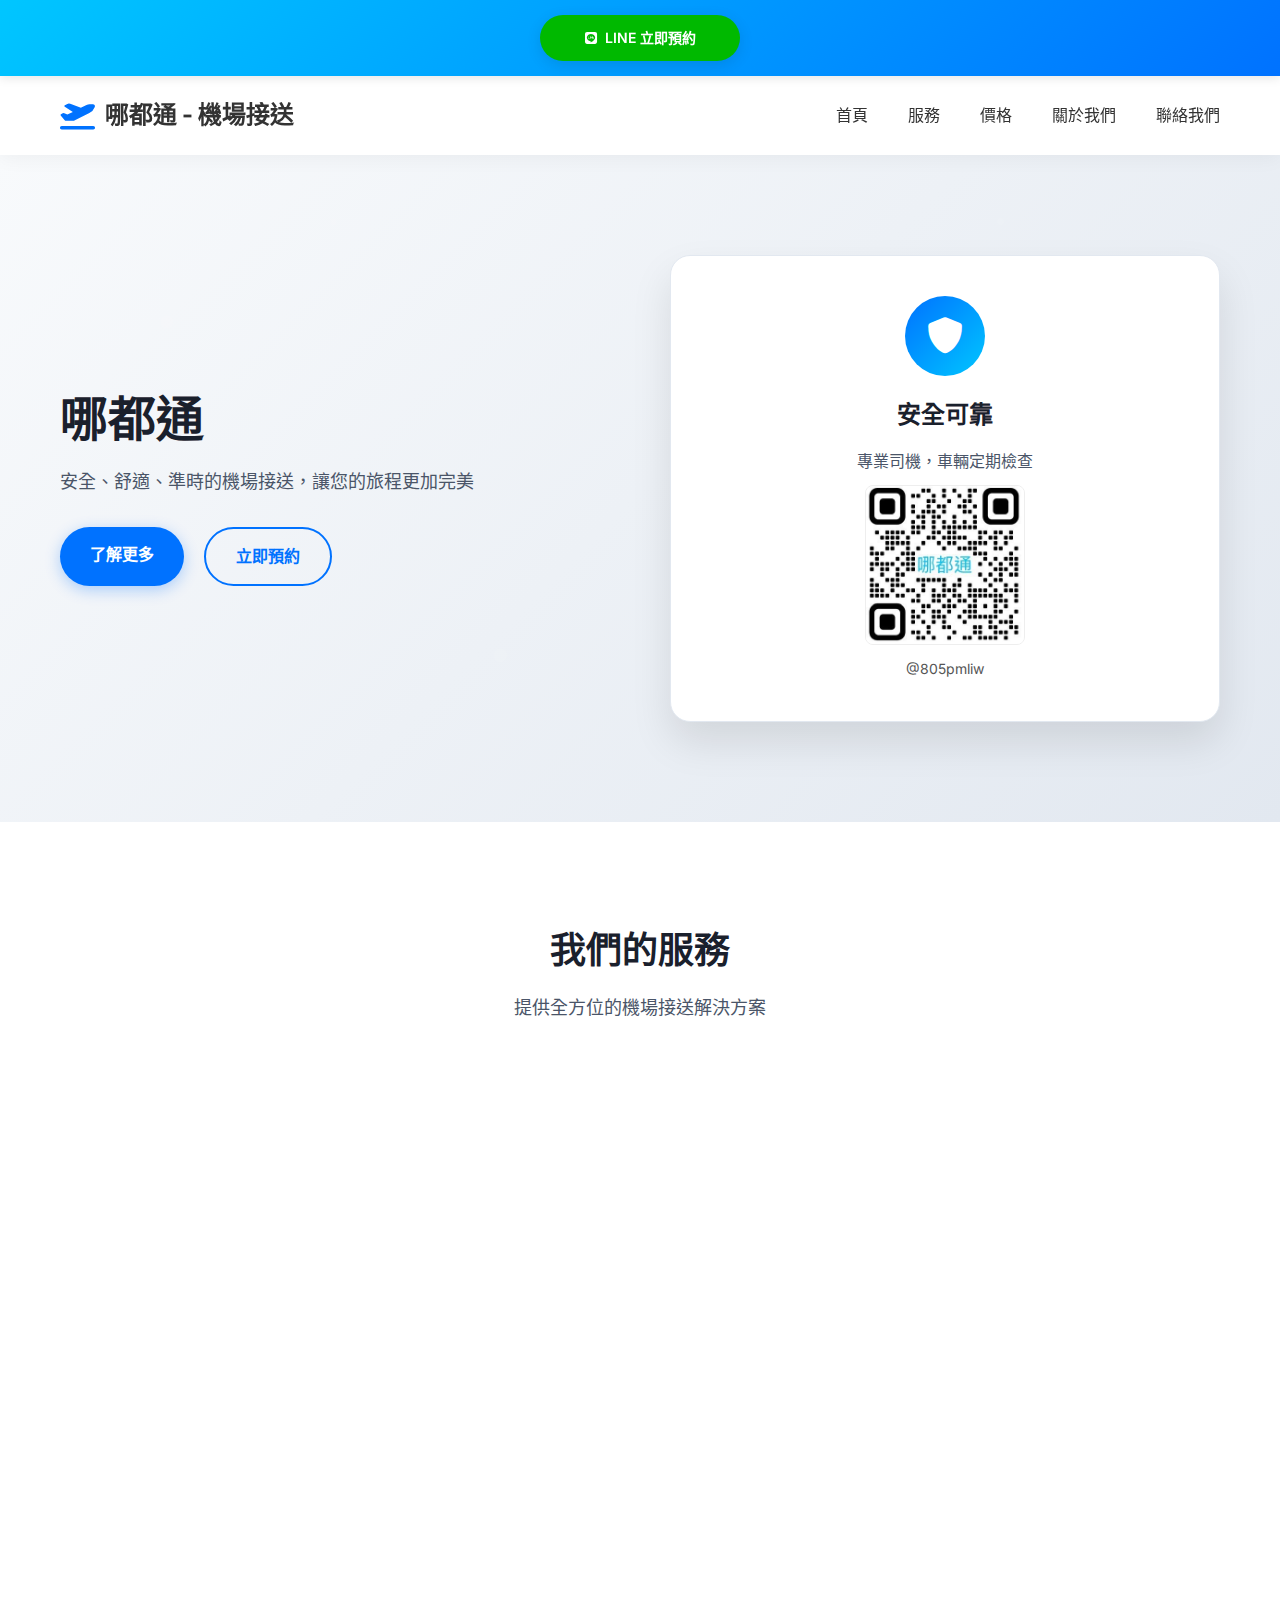
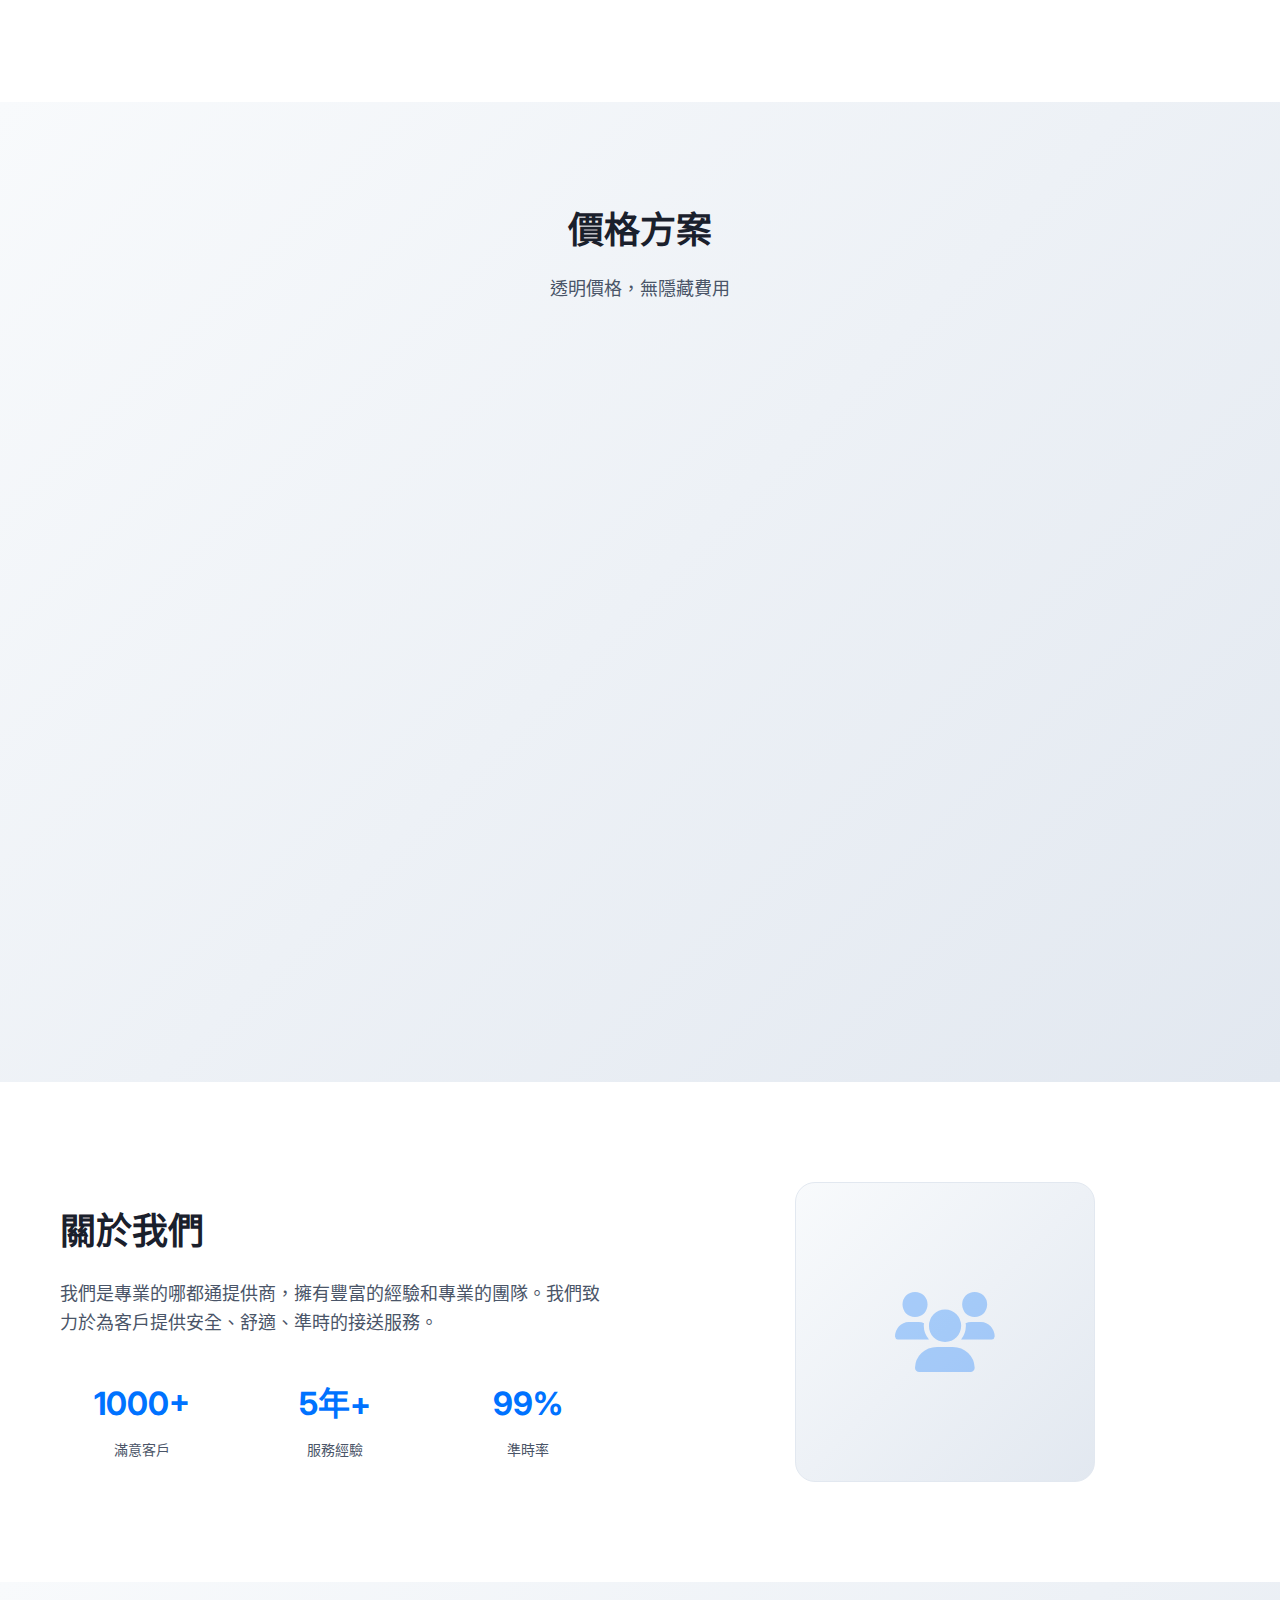
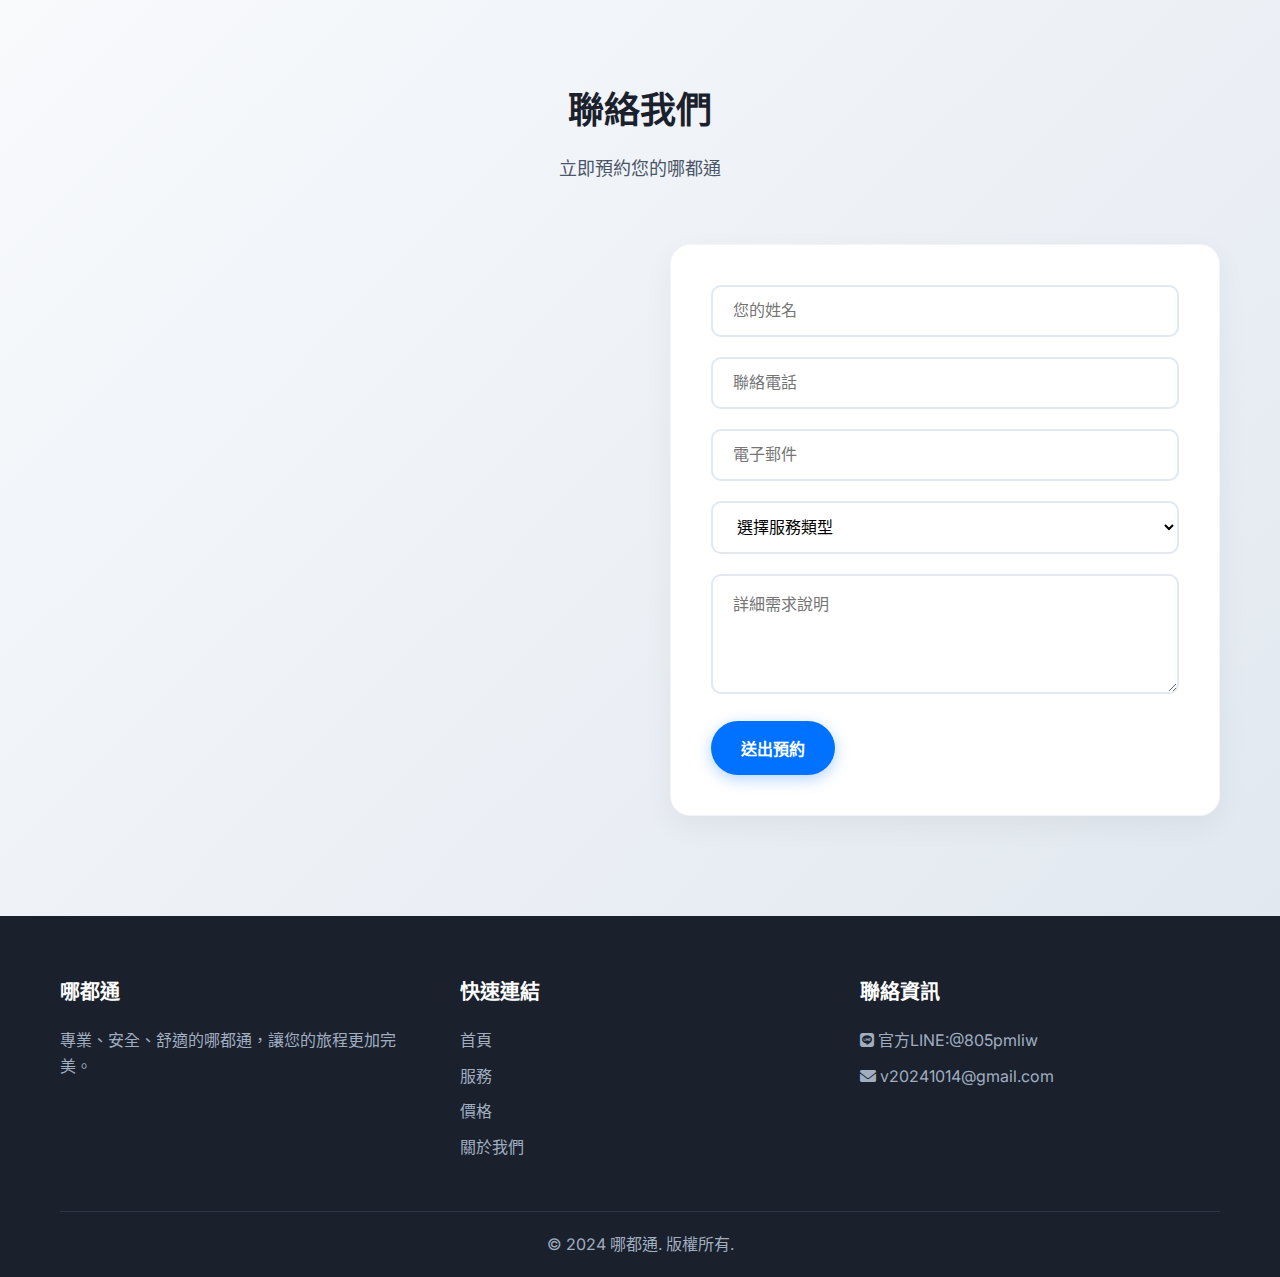
<file: LeoTang0127.github.io-main/index.html>
<!DOCTYPE html>
<html lang="zh-TW">
<head>
    <meta charset="UTF-8">
    <meta name="viewport" content="width=device-width, initial-scale=1.0">
    <title>哪都通 - 專業、安全、舒適</title>
    <link rel="stylesheet" href="styles.css">
    <link href="https://fonts.googleapis.com/css2?family=Inter:wght@300;400;500;600;700&display=swap" rel="stylesheet">
    <link rel="stylesheet" href="https://cdnjs.cloudflare.com/ajax/libs/font-awesome/6.0.0/css/all.min.css">
</head>
<body>
    <!-- 預約按鈕區域 -->
    <div class="booking-banner">
        <div class="container">
            <div class="booking-buttons">
                <a href="https://line.me/R/oaMessage/@805pmliw/?" class="booking-btn line-btn" target="_blank">
                    <i class="fab fa-line"></i>
                    LINE 立即預約
                </a>
            </div>
        </div>
    </div>

    <!-- 導航欄 -->
    <nav class="navbar">
        <div class="container">
            <div class="nav-brand">
                <i class="fas fa-plane-departure"></i>
                <span>哪都通 - 機場接送</span>
            </div>
            <ul class="nav-menu">
                <li><a href="#home">首頁</a></li>
                <li><a href="#services">服務</a></li>
                <li><a href="#pricing">價格</a></li>
                <li><a href="#about">關於我們</a></li>
                <li><a href="#contact">聯絡我們</a></li>
            </ul>
            <div class="nav-toggle">
                <span></span>
                <span></span>
                <span></span>
            </div>
        </div>
    </nav>

    <!-- 主要橫幅 -->
    <section id="home" class="hero">
        <div class="container">
            <div class="hero-content">
                <h1>哪都通</h1>
                <p>安全、舒適、準時的機場接送，讓您的旅程更加完美</p>
                <div class="hero-buttons">
                    <a href="#services" class="btn btn-primary">了解更多</a>
                    <a href="#contact" class="btn btn-secondary">立即預約</a>
                </div>
            </div>
            <div class="hero-image">
                <div class="hero-card">
                    <div class="card-icon">
                        <i class="fas fa-shield-alt"></i>
                    </div>
                    <h3>安全可靠</h3>
                    <p>專業司機，車輛定期檢查</p>
<div class="hero-qr" style="margin-top:10px;text-align:center;"><a href="https://line.me/R/oaMessage/%40805pmliw/?" target="_blank" rel="noopener"><img src="images/line-qr.png" alt="哪都通 LINE 官方 QR Code" width="160" height="160" style="display:inline-block;border:1px solid #eee;border-radius:8px;" loading="lazy"></a><div style="font-size:14px;color:#555;margin-top:6px;">@805pmliw</div></div>

                </div>
            </div>
        </div>
    </section>

    <!-- 服務特色 -->
    <section id="services" class="services">
        <div class="container">
            <div class="section-header">
                <h2>我們的服務</h2>
                <p>提供全方位的機場接送解決方案</p>
            </div>
            <div class="services-grid">
                <div class="service-card">
                    <div class="service-icon">
                        <i class="fas fa-plane-arrival"></i>
                    </div>
                    <h3>機場接機</h3>
                    <p>準時接機，專業司機舉牌等候</p>
                </div>
                <div class="service-card">
                    <div class="service-icon">
                        <i class="fas fa-plane-departure"></i>
                    </div>
                    <h3>機場送機</h3>
                    <p>準時出發，確保您不會錯過航班</p>
                </div>
                <div class="service-card">
                    <div class="service-icon">
                        <i class="fas fa-clock"></i>
                    </div>
                    <h3>24小時服務</h3>
                    <p>全天候服務，隨時為您提供接送</p>
                </div>
                <div class="service-card">
                    <div class="service-icon">
                        <i class="fas fa-car"></i>
                    </div>
                    <h3>豪華車款</h3>
                    <p>舒適的車內環境，讓您享受旅程</p>
                </div>
            </div>
        </div>
    </section>

    <!-- 價格方案 -->
    <section id="pricing" class="pricing">
        <div class="container">
            <div class="section-header">
                <h2>價格方案</h2>
                <p>透明價格，無隱藏費用</p>
            </div>
            <div class="pricing-grid">
                <div class="pricing-card">
                    <div class="pricing-header">
                        <h3>經濟型</h3>
                        <div class="price">NT$ 800</div>
                        <p>單程接送</p>
                    </div>
                    <ul class="pricing-features">
                        <li><i class="fas fa-check"></i> 4人座轎車</li>
                        <li><i class="fas fa-check"></i> 機場接送</li>
                        <li><i class="fas fa-check"></i> 準時服務</li>
                        <li><i class="fas fa-check"></i> 基本保險</li>
                    </ul>
                    <a href="#contact" class="btn btn-outline">選擇方案</a>
                </div>
                <div class="pricing-card featured">
                    <div class="pricing-header">
                        <h3>標準型</h3>
                        <div class="price">NT$ 1,200</div>
                        <p>單程接送</p>
                    </div>
                    <ul class="pricing-features">
                        <li><i class="fas fa-check"></i> 7人座休旅車</li>
                        <li><i class="fas fa-check"></i> 機場接送</li>
                        <li><i class="fas fa-check"></i> 準時服務</li>
                        <li><i class="fas fa-check"></i> 全險保障</li>
                        <li><i class="fas fa-check"></i> 免費WiFi</li>
                    </ul>
                    <a href="#contact" class="btn btn-primary">選擇方案</a>
                </div>
                <div class="pricing-card">
                    <div class="pricing-header">
                        <h3>豪華型</h3>
                        <div class="price">NT$ 2,000</div>
                        <p>單程接送</p>
                    </div>
                    <ul class="pricing-features">
                        <li><i class="fas fa-check"></i> 豪華轎車</li>
                        <li><i class="fas fa-check"></i> 機場接送</li>
                        <li><i class="fas fa-check"></i> 專屬司機</li>
                        <li><i class="fas fa-check"></i> 全險保障</li>
                        <li><i class="fas fa-check"></i> 免費WiFi</li>
                        <li><i class="fas fa-check"></i> 飲品服務</li>
                    </ul>
                    <a href="#contact" class="btn btn-outline">選擇方案</a>
                </div>
            </div>
        </div>
    </section>

    <!-- 關於我們 -->
    <section id="about" class="about">
        <div class="container">
            <div class="about-content">
                <div class="about-text">
                    <h2>關於我們</h2>
                    <p>我們是專業的哪都通提供商，擁有豐富的經驗和專業的團隊。我們致力於為客戶提供安全、舒適、準時的接送服務。</p>
                    <div class="about-stats">
                        <div class="stat">
                            <div class="stat-number">1000+</div>
                            <div class="stat-label">滿意客戶</div>
                        </div>
                        <div class="stat">
                            <div class="stat-number">5年+</div>
                            <div class="stat-label">服務經驗</div>
                        </div>
                        <div class="stat">
                            <div class="stat-number">99%</div>
                            <div class="stat-label">準時率</div>
                        </div>
                    </div>
                </div>
                <div class="about-image">
                    <div class="image-placeholder">
                        <i class="fas fa-users"></i>
                    </div>
                </div>
            </div>
        </div>
    </section>

    <!-- 聯絡我們 -->
    <section id="contact" class="contact">
        <div class="container">
            <div class="section-header">
                <h2>聯絡我們</h2>
                <p>立即預約您的哪都通</p>
            </div>
            <div class="contact-content">
                <div class="contact-info">
               
                    <div class="contact-item">
                        <div class="contact-icon">
                            <i class="fab fa-line"></i>
                        </div>
                        <div class="contact-details">
                            <h3>LINE預約</h3>
                            <p>官方Line:@805pmliw</p>
                            <p>快速回覆</p>
                        </div>
                    </div>
                    <div class="contact-item">
                        <div class="contact-icon">
                            <i class="fas fa-envelope"></i>
                        </div>
                        <div class="contact-details">
                            <h3>電子郵件</h3>
                            <p>v20241014@gmail.com</p>
                            <p>工作日回覆</p>
                        </div>
                    </div>
                </div>
                <div class="contact-form">
                    <form>
                        <div class="form-group">
                            <input type="text" placeholder="您的姓名" required>
                        </div>
                        <div class="form-group">
                            <input type="tel" placeholder="聯絡電話" required>
                        </div>
                        <div class="form-group">
                            <input type="email" placeholder="電子郵件">
                        </div>
                        <div class="form-group">
                            <select required>
                                <option value="">選擇服務類型</option>
                                <option value="pickup">機場接機</option>
                                <option value="dropoff">機場送機</option>
                                <option value="roundtrip">來回接送</option>
                            </select>
                        </div>
                        <div class="form-group">
                            <textarea placeholder="詳細需求說明" rows="4"></textarea>
                        </div>
                        <button type="submit" class="btn btn-primary">送出預約</button>
                    </form>
                </div>
            </div>
        </div>
    </section>

    <!-- 頁腳 -->
    <footer class="footer">
        <div class="container">
            <div class="footer-content">
                <div class="footer-section">
                    <h3>哪都通</h3>
                    <p>專業、安全、舒適的哪都通，讓您的旅程更加完美。</p>
                </div>
                <div class="footer-section">
                    <h3>快速連結</h3>
                    <ul>
                        <li><a href="#home">首頁</a></li>
                        <li><a href="#services">服務</a></li>
                        <li><a href="#pricing">價格</a></li>
                        <li><a href="#about">關於我們</a></li>
                    </ul>
                </div>
                <div class="footer-section">
                    <h3>聯絡資訊</h3>
                    <p><i class="fab fa-line"></i> 官方LINE:@805pmliw</p>
                    <p><i class="fas fa-envelope"></i> v20241014@gmail.com</p>
                </div>
            </div>
            <div class="footer-bottom">
                <p>&copy; 2024 哪都通. 版權所有.</p>
            </div>
        </div>
    </footer>

    <script src="script.js"></script>
</body>
</html>
</file>
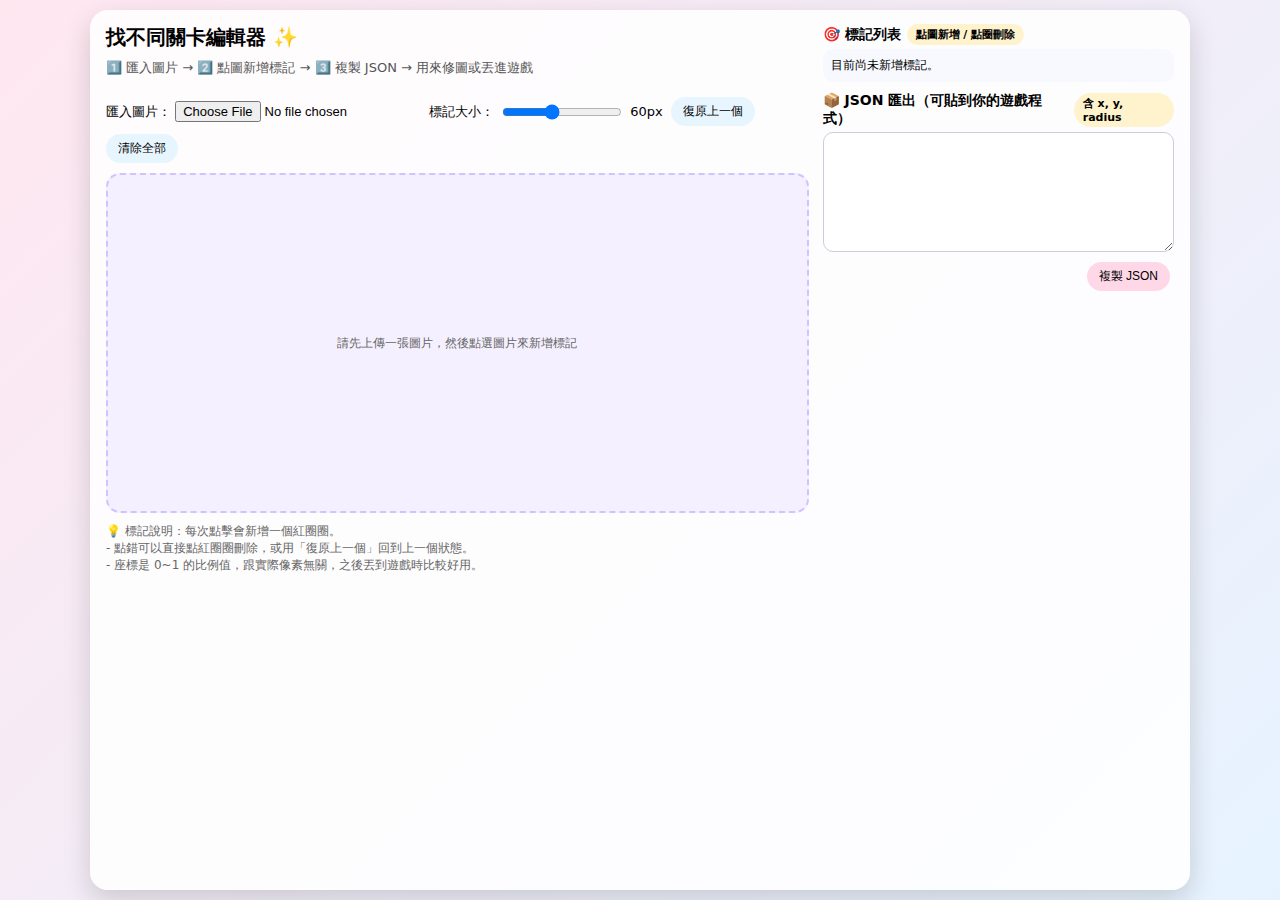
<file: HTMLPage2.html>
﻿<!DOCTYPE html>
<html lang="zh-Hant">
<head>
    <meta charset="UTF-8">
    <title>找不同關卡編輯器（標記工具）</title>
    <style>
        * {
            box-sizing: border-box;
        }

        body {
            font-family: "Segoe UI", system-ui, -apple-system, BlinkMacSystemFont, sans-serif;
            background: linear-gradient(135deg, #ffe7f0, #e6f3ff);
            margin: 0;
            min-height: 100vh;
            display: flex;
            justify-content: center;
            align-items: stretch;
        }

        .container {
            background: #ffffffdd;
            border-radius: 18px;
            padding: 14px 16px;
            box-shadow: 0 10px 28px rgba(0,0,0,0.16);
            max-width: 1100px;
            width: 100%;
            margin: 10px;
            display: grid;
            grid-template-columns: 2fr 1fr;
            gap: 14px;
        }

        @media (max-width: 900px) {
            .container {
                grid-template-columns: 1fr;
            }
        }

        h1 {
            font-size: 20px;
            margin: 0 0 8px;
            display: flex;
            align-items: center;
            gap: 6px;
        }

        .subtitle {
            font-size: 13px;
            color: #555;
            margin-bottom: 10px;
        }

        .left-panel, .right-panel {
            display: flex;
            flex-direction: column;
            gap: 10px;
        }

        .toolbar {
            display: flex;
            flex-wrap: wrap;
            gap: 8px;
            align-items: center;
            font-size: 13px;
        }

            .toolbar label {
                font-size: 13px;
            }

        input[type="file"] {
            font-size: 13px;
        }

        .slider-group {
            display: flex;
            align-items: center;
            gap: 6px;
            font-size: 13px;
        }

            .slider-group input[type=range] {
                width: 120px;
            }

        .image-frame {
            position: relative;
            border-radius: 14px;
            background: #f5f0ff;
            border: 2px dashed #d0c4ff;
            min-height: 340px;
            overflow: hidden;
            display: flex;
            align-items: center;
            justify-content: center;
        }

            .image-frame.has-image {
                border-style: solid;
                border-color: #c4b5fd;
                background: #000;
            }

        #imageCanvas {
            max-width: 100%;
            max-height: 100%;
            display: block;
        }

        .marker {
            position: absolute;
            border-radius: 50%;
            border: 3px solid #ff6b6b;
            box-shadow: 0 0 0 3px #ffffffaa;
            transform: translate(-50%, -50%);
            pointer-events: auto;
            cursor: pointer;
            animation: pop 0.2s ease-out;
            background: transparent;
        }

            .marker:hover {
                border-color: #f08c00;
            }

        @keyframes pop {
            from {
                transform: translate(-50%, -50%) scale(0.7);
                opacity: 0;
            }

            to {
                transform: translate(-50%, -50%) scale(1);
                opacity: 1;
            }
        }

        .hint {
            font-size: 12px;
            color: #666;
        }

        .panel-title {
            font-weight: 600;
            font-size: 14px;
            margin-bottom: 4px;
            display: flex;
            align-items: center;
            gap: 6px;
        }

        .pill {
            padding: 3px 9px;
            border-radius: 999px;
            background: #fff3cd;
            font-size: 11px;
        }

        .marker-list {
            border-radius: 10px;
            background: #f8f9ff;
            padding: 8px;
            max-height: 200px;
            overflow: auto;
            font-size: 12px;
        }

        .marker-item {
            display: flex;
            justify-content: space-between;
            align-items: center;
            padding: 4px 0;
            border-bottom: 1px dashed #dde;
            gap: 6px;
        }

            .marker-item:last-child {
                border-bottom: none;
            }

        .marker-pos {
            font-family: "Consolas", monospace;
        }

        .btn-small {
            border: none;
            border-radius: 999px;
            padding: 3px 8px;
            font-size: 11px;
            cursor: pointer;
            background: #ffe3e3;
        }

            .btn-small:hover {
                background: #ffc9c9;
            }

        .btn-main {
            border: none;
            border-radius: 999px;
            padding: 6px 12px;
            font-size: 12px;
            cursor: pointer;
            background: #ffd8e8;
            margin-right: 4px;
        }

            .btn-main.secondary {
                background: #e7f5ff;
            }

            .btn-main:disabled {
                opacity: 0.6;
                cursor: default;
            }

        textarea {
            width: 100%;
            min-height: 120px;
            border-radius: 10px;
            border: 1px solid #ccd;
            padding: 6px 8px;
            font-size: 12px;
            font-family: "Consolas", monospace;
            resize: vertical;
        }

        .status {
            font-size: 12px;
            color: #444;
            min-height: 18px;
        }
    </style>
</head>
<body>
    <div class="container">
        <!-- 左側：圖片 + 標記 -->
        <div class="left-panel">
            <div>
                <h1>找不同關卡編輯器 ✨</h1>
                <div class="subtitle">
                    1️⃣ 匯入圖片 → 2️⃣ 點圖新增標記 → 3️⃣ 複製 JSON → 用來修圖或丟進遊戲
                </div>
            </div>

            <div class="toolbar">
                <label>
                    匯入圖片：
                    <input type="file" id="fileInput" accept="image/*">
                </label>
                <div class="slider-group">
                    標記大小：
                    <input type="range" id="radiusSlider" min="20" max="120" value="60">
                    <span id="radiusLabel">60px</span>
                </div>
                <button class="btn-main secondary" id="btnUndo">復原上一個</button>
                <button class="btn-main secondary" id="btnClear">清除全部</button>
            </div>

            <div class="image-frame" id="frame">
                <span id="noImageHint" class="hint">請先上傳一張圖片，然後點選圖片來新增標記</span>
                <img id="imageCanvas" style="display:none;" alt="預覽圖片">
                <!-- marker 會動態插入 -->
            </div>
            <div class="hint">
                💡 標記說明：每次點擊會新增一個紅圈圈。<br>
                - 點錯可以直接點紅圈圈刪除，或用「復原上一個」回到上一個狀態。<br>
                - 座標是 0~1 的比例值，跟實際像素無關，之後丟到遊戲時比較好用。
            </div>
        </div>

        <!-- 右側：標記列表 + JSON -->
        <div class="right-panel">
            <div>
                <div class="panel-title">
                    🎯 標記列表
                    <span class="pill">點圖新增 / 點圈刪除</span>
                </div>
                <div class="marker-list" id="markerList">
                    目前尚未新增標記。
                </div>
            </div>

            <div>
                <div class="panel-title">
                    📦 JSON 匯出（可貼到你的遊戲程式）
                    <span class="pill">含 x, y, radius</span>
                </div>
                <textarea id="jsonOutput" readonly></textarea>
                <div style="margin-top:6px; display:flex; justify-content:space-between; align-items:center;">
                    <div class="status" id="statusText"></div>
                    <div>
                        <button class="btn-main" id="btnCopy">複製 JSON</button>
                    </div>
                </div>
            </div>
        </div>
    </div>

    <script>
  const fileInput = document.getElementById("fileInput");
  const imageCanvas = document.getElementById("imageCanvas");
  const frame = document.getElementById("frame");
  const noImageHint = document.getElementById("noImageHint");

  const radiusSlider = document.getElementById("radiusSlider");
  const radiusLabel = document.getElementById("radiusLabel");

  const markerListEl = document.getElementById("markerList");
  const jsonOutput = document.getElementById("jsonOutput");
  const statusText = document.getElementById("statusText");
  const btnUndo = document.getElementById("btnUndo");
  const btnClear = document.getElementById("btnClear");
  const btnCopy = document.getElementById("btnCopy");

  let markers = []; // { id, x, y, radius }
  let historyStack = []; // 用來支援簡單 undo

  radiusSlider.addEventListener("input", () => {
    radiusLabel.textContent = radiusSlider.value + "px";
  });

  fileInput.addEventListener("change", (e) => {
    const file = e.target.files[0];
    if (!file) return;
    const url = URL.createObjectURL(file);
    imageCanvas.src = url;
    imageCanvas.style.display = "block";
    frame.classList.add("has-image");
    noImageHint.style.display = "none";
    // 清掉之前的標記
    clearMarkers(true);
    statusText.textContent = "圖片載入完成，點圖片即可新增標記。";
  });

  // 點擊圖片框時新增標記
  frame.addEventListener("click", (e) => {
    if (!imageCanvas.src || e.target === fileInput) return;

    const rect = imageCanvas.getBoundingClientRect();
    const fx = e.clientX;
    const fy = e.clientY;
    if (fx < rect.left || fx > rect.right || fy < rect.top || fy > rect.bottom) {
      return;
    }

    const clickX = fx - rect.left;
    const clickY = fy - rect.top;
    const normX = clickX / rect.width;
    const normY = clickY / rect.height;

    const radiusPx = parseInt(radiusSlider.value, 10);
    const radiusNorm = radiusPx / rect.width;

    addMarker(normX, normY, radiusNorm, radiusPx);
    pushHistory(); // 記一個狀態，用於 Undo
    statusText.textContent = `新增標記：x=${normX.toFixed(3)}, y=${normY.toFixed(3)}`;
  });

  function addMarker(x, y, radiusNorm, radiusPx) {
    const id = crypto.randomUUID ? crypto.randomUUID() : String(Date.now()) + Math.random();
    markers.push({ id, x, y, radius: radiusNorm });

    const markerEl = document.createElement("div");
    markerEl.className = "marker";
    markerEl.dataset.id = id;
    markerEl.style.left = (x * 100) + "%";
    markerEl.style.top = (y * 100) + "%";
    markerEl.style.width = (radiusPx * 2) + "px";
    markerEl.style.height = (radiusPx * 2) + "px";

    markerEl.title = "點擊刪除此標記";
    markerEl.addEventListener("click", (ev) => {
      ev.stopPropagation();
      removeMarker(id);
      pushHistory();
    });

    frame.appendChild(markerEl);
    renderMarkerList();
    renderJson();
  }

  function removeMarker(id) {
    markers = markers.filter(m => m.id !== id);
    const el = frame.querySelector(`.marker[data-id="${id}"]`);
    if (el) el.remove();
    renderMarkerList();
    renderJson();
    statusText.textContent = "已刪除一個標記。";
  }

  function clearMarkers(skipHistory = false) {
    markers = [];
    [...frame.querySelectorAll(".marker")].forEach(el => el.remove());
    renderMarkerList();
    renderJson();
    if (!skipHistory) pushHistory();
    statusText.textContent = "已清除所有標記。";
  }

  function renderMarkerList() {
    if (markers.length === 0) {
      markerListEl.innerHTML = "目前尚未新增標記。";
      return;
    }
    markerListEl.innerHTML = "";
    markers.forEach((m, idx) => {
      const item = document.createElement("div");
      item.className = "marker-item";

      const posSpan = document.createElement("span");
      posSpan.className = "marker-pos";
      posSpan.textContent =
        `#${idx + 1}  x=${m.x.toFixed(3)}, y=${m.y.toFixed(3)}, r=${m.radius.toFixed(3)}`;

      const delBtn = document.createElement("button");
      delBtn.className = "btn-small";
      delBtn.textContent = "刪除";
      delBtn.addEventListener("click", () => {
        removeMarker(m.id);
        pushHistory();
      });

      item.appendChild(posSpan);
      item.appendChild(delBtn);
      markerListEl.appendChild(item);
    });
  }

  function renderJson() {
    const data = markers.map(m => ({
      x: Number(m.x.toFixed(4)),
      y: Number(m.y.toFixed(4)),
      radius: Number(m.radius.toFixed(4))
    }));
    jsonOutput.value = JSON.stringify(data, null, 2);
  }

  // 簡單 Undo：存一份 markers 的快照
  function pushHistory() {
    historyStack.push(JSON.stringify(markers));
    if (historyStack.length > 50) {
      historyStack.shift();
    }
  }

  btnUndo.addEventListener("click", () => {
    if (historyStack.length <= 1) {
      statusText.textContent = "沒有可以復原的紀錄。";
      return;
    }
    // 拿掉最新一個，回到上一個
    historyStack.pop();
    const prev = historyStack[historyStack.length - 1];
    markers = JSON.parse(prev || "[]");
    // 重畫畫面上的 marker
    [...frame.querySelectorAll(".marker")].forEach(el => el.remove());

    const rect = imageCanvas.getBoundingClientRect();
    const radiusPxDefault = parseInt(radiusSlider.value, 10);
    markers.forEach(m => {
      const markerEl = document.createElement("div");
      markerEl.className = "marker";
      markerEl.dataset.id = m.id;
      markerEl.style.left = (m.x * 100) + "%";
      markerEl.style.top = (m.y * 100) + "%";
      const px = m.radius * rect.width || radiusPxDefault;
      markerEl.style.width = (px * 2) + "px";
      markerEl.style.height = (px * 2) + "px";
      markerEl.title = "點擊刪除此標記";
      markerEl.addEventListener("click", (ev) => {
        ev.stopPropagation();
        removeMarker(m.id);
        pushHistory();
      });
      frame.appendChild(markerEl);
    });

    renderMarkerList();
    renderJson();
    statusText.textContent = "已復原上一個動作。";
  });

  btnClear.addEventListener("click", () => {
    if (markers.length === 0) return;
    if (confirm("確定要清除所有標記嗎？")) {
      clearMarkers();
    }
  });

  btnCopy.addEventListener("click", async () => {
    const text = jsonOutput.value.trim();
    if (!text) {
      statusText.textContent = "沒有內容可以複製。";
      return;
    }
    try {
      await navigator.clipboard.writeText(text);
      statusText.textContent = "JSON 已複製到剪貼簿。";
    } catch {
      statusText.textContent = "瀏覽器不支援自動複製，請手動選取複製。";
    }
  });

  // 初始化 history（空狀態）
  pushHistory();
    </script>
</body>
</html>
</file>
<file: LeoTang0127.github.io-main/styles.css>
/* 重置和基礎樣式 */
* {
    margin: 0;
    padding: 0;
    box-sizing: border-box;
}

body {
    font-family: 'Inter', -apple-system, BlinkMacSystemFont, 'Segoe UI', Roboto, sans-serif;
    line-height: 1.6;
    color: #333;
    background-color: #ffffff;
}

.container {
    max-width: 1200px;
    margin: 0 auto;
    padding: 0 20px;
}

/* 預約橫幅 */
.booking-banner {
    background: linear-gradient(135deg, #00c6ff 0%, #0072ff 100%);
    padding: 15px 0;
    position: sticky;
    top: 0;
    z-index: 1000;
    box-shadow: 0 2px 10px rgba(0, 0, 0, 0.1);
}

.booking-buttons {
    display: flex;
    justify-content: center;
    gap: 15px;
    flex-wrap: nowrap;
}

.booking-btn {
    display: inline-flex;
    align-items: center;
    justify-content: center;
    gap: 8px;
    padding: 12px 20px;
    border-radius: 50px;
    text-decoration: none;
    font-weight: 600;
    font-size: 14px;
    transition: all 0.3s ease;
    box-shadow: 0 4px 15px rgba(0, 0, 0, 0.1);
    white-space: nowrap;
    min-width: 0;
    flex: 1;
    max-width: 200px;
    text-align: center;
}

.line-btn {
    background-color: #00b900;
    color: white;
}

.line-btn:hover {
    background-color: #009900;
    transform: translateY(-2px);
    box-shadow: 0 6px 20px rgba(0, 150, 0, 0.3);
}

.phone-btn {
    background-color: #ff6b35;
    color: white;
}

.phone-btn:hover {
    background-color: #e55a2b;
    transform: translateY(-2px);
    box-shadow: 0 6px 20px rgba(255, 107, 53, 0.3);
}

/* 導航欄 */
.navbar {
    background-color: #ffffff;
    padding: 20px 0;
    box-shadow: 0 2px 20px rgba(0, 0, 0, 0.05);
    position: sticky;
    top: 60px;
    z-index: 999;
}

.navbar .container {
    position: relative;
}

.navbar .container {
    display: flex;
    justify-content: space-between;
    align-items: center;
}

.nav-brand {
    display: flex;
    align-items: center;
    gap: 10px;
    font-size: 24px;
    font-weight: 700;
    color: #333;
}

.nav-brand i {
    color: #0072ff;
    font-size: 28px;
}

.nav-menu {
    display: flex;
    list-style: none;
    gap: 40px;
}

.nav-menu a {
    text-decoration: none;
    color: #333;
    font-weight: 500;
    transition: color 0.3s ease;
    position: relative;
}

.nav-menu a:hover {
    color: #0072ff;
}

.nav-menu a::after {
    content: '';
    position: absolute;
    bottom: -5px;
    left: 0;
    width: 0;
    height: 2px;
    background-color: #0072ff;
    transition: width 0.3s ease;
}

.nav-menu a:hover::after {
    width: 100%;
}

.nav-toggle {
    display: none;
    flex-direction: column;
    cursor: pointer;
}

.nav-toggle span {
    width: 25px;
    height: 3px;
    background-color: #333;
    margin: 3px 0;
    transition: all 0.3s ease;
    transform-origin: center;
}

/* 主要橫幅 */
.hero {
    padding: 100px 0;
    background: linear-gradient(135deg, #f8fafc 0%, #e2e8f0 100%);
    position: relative;
    overflow: hidden;
}

.hero::before {
    content: '';
    position: absolute;
    top: 0;
    right: 0;
    width: 100%;
    height: 100%;
    background: url('data:image/svg+xml,<svg xmlns="http://www.w3.org/2000/svg" viewBox="0 0 100 100"><defs><pattern id="grain" width="100" height="100" patternUnits="userSpaceOnUse"><circle cx="25" cy="25" r="1" fill="%23ffffff" opacity="0.1"/><circle cx="75" cy="75" r="1" fill="%23ffffff" opacity="0.1"/><circle cx="50" cy="10" r="0.5" fill="%23ffffff" opacity="0.1"/></pattern></defs><rect width="100" height="100" fill="url(%23grain)"/></svg>');
    opacity: 0.5;
}

.hero .container {
    display: grid;
    grid-template-columns: 1fr 1fr;
    gap: 60px;
    align-items: center;
    position: relative;
    z-index: 2;
}

.hero-content h1 {
    font-size: 48px;
    font-weight: 700;
    color: #1a202c;
    margin-bottom: 20px;
    line-height: 1.2;
}

.hero-content p {
    font-size: 18px;
    color: #4a5568;
    margin-bottom: 30px;
    line-height: 1.6;
}

.hero-buttons {
    display: flex;
    gap: 20px;
    flex-wrap: wrap;
}

.btn {
    display: inline-block;
    padding: 15px 30px;
    border-radius: 50px;
    text-decoration: none;
    font-weight: 600;
    font-size: 16px;
    transition: all 0.3s ease;
    border: none;
    cursor: pointer;
    text-align: center;
}

.btn-primary {
    background-color: #0072ff;
    color: white;
    box-shadow: 0 4px 15px rgba(0, 114, 255, 0.3);
}

.btn-primary:hover {
    background-color: #0056cc;
    transform: translateY(-2px);
    box-shadow: 0 6px 20px rgba(0, 114, 255, 0.4);
}

.btn-secondary {
    background-color: transparent;
    color: #0072ff;
    border: 2px solid #0072ff;
}

.btn-secondary:hover {
    background-color: #0072ff;
    color: white;
    transform: translateY(-2px);
}

.btn-outline {
    background-color: transparent;
    color: #0072ff;
    border: 2px solid #0072ff;
}

.btn-outline:hover {
    background-color: #0072ff;
    color: white;
}

.hero-card {
    background: white;
    padding: 40px;
    border-radius: 20px;
    box-shadow: 0 20px 40px rgba(0, 0, 0, 0.1);
    text-align: center;
    border: 1px solid #e2e8f0;
}

.card-icon {
    width: 80px;
    height: 80px;
    background: linear-gradient(135deg, #0072ff, #00c6ff);
    border-radius: 50%;
    display: flex;
    align-items: center;
    justify-content: center;
    margin: 0 auto 20px;
}

.card-icon i {
    font-size: 36px;
    color: white;
}

.hero-card h3 {
    font-size: 24px;
    font-weight: 600;
    color: #1a202c;
    margin-bottom: 15px;
}

.hero-card p {
    color: #4a5568;
    line-height: 1.6;
}

/* 區段標題 */
.section-header {
    text-align: center;
    margin-bottom: 60px;
}

.section-header h2 {
    font-size: 36px;
    font-weight: 700;
    color: #1a202c;
    margin-bottom: 15px;
}

.section-header p {
    font-size: 18px;
    color: #4a5568;
    max-width: 600px;
    margin: 0 auto;
}

/* 服務特色 */
.services {
    padding: 100px 0;
    background-color: #ffffff;
}

.services-grid {
    display: grid;
    grid-template-columns: repeat(auto-fit, minmax(280px, 1fr));
    gap: 30px;
}

.service-card {
    background: white;
    padding: 40px 30px;
    border-radius: 20px;
    text-align: center;
    box-shadow: 0 10px 30px rgba(0, 0, 0, 0.05);
    border: 1px solid #f1f5f9;
    transition: all 0.3s ease;
}

.service-card:hover {
    transform: translateY(-10px);
    box-shadow: 0 20px 40px rgba(0, 0, 0, 0.1);
}

.service-icon {
    width: 70px;
    height: 70px;
    background: linear-gradient(135deg, #f8fafc, #e2e8f0);
    border-radius: 50%;
    display: flex;
    align-items: center;
    justify-content: center;
    margin: 0 auto 20px;
}

.service-icon i {
    font-size: 28px;
    color: #0072ff;
}

.service-card h3 {
    font-size: 20px;
    font-weight: 600;
    color: #1a202c;
    margin-bottom: 15px;
}

.service-card p {
    color: #4a5568;
    line-height: 1.6;
}

/* 價格方案 */
.pricing {
    padding: 100px 0;
    background: linear-gradient(135deg, #f8fafc 0%, #e2e8f0 100%);
}

.pricing-grid {
    display: grid;
    grid-template-columns: repeat(auto-fit, minmax(320px, 1fr));
    gap: 30px;
}

.pricing-card {
    background: white;
    padding: 40px 30px;
    border-radius: 20px;
    text-align: center;
    box-shadow: 0 10px 30px rgba(0, 0, 0, 0.05);
    border: 1px solid #f1f5f9;
    transition: all 0.3s ease;
    position: relative;
}

.pricing-card.featured {
    border: 2px solid #0072ff;
    transform: scale(1.05);
}

.pricing-card:hover {
    transform: translateY(-10px);
    box-shadow: 0 20px 40px rgba(0, 0, 0, 0.1);
}

.pricing-card.featured:hover {
    transform: scale(1.05) translateY(-10px);
}

.pricing-header {
    margin-bottom: 30px;
}

.pricing-header h3 {
    font-size: 24px;
    font-weight: 600;
    color: #1a202c;
    margin-bottom: 15px;
}

.price {
    font-size: 36px;
    font-weight: 700;
    color: #0072ff;
    margin-bottom: 10px;
}

.pricing-header p {
    color: #4a5568;
    font-size: 14px;
}

.pricing-features {
    list-style: none;
    margin-bottom: 30px;
}

.pricing-features li {
    padding: 10px 0;
    color: #4a5568;
    display: flex;
    align-items: center;
    gap: 10px;
}

.pricing-features i {
    color: #00b900;
    font-size: 16px;
}

/* 關於我們 */
.about {
    padding: 100px 0;
    background-color: #ffffff;
}

.about-content {
    display: grid;
    grid-template-columns: 1fr 1fr;
    gap: 60px;
    align-items: center;
}

.about-text h2 {
    font-size: 36px;
    font-weight: 700;
    color: #1a202c;
    margin-bottom: 20px;
}

.about-text p {
    font-size: 18px;
    color: #4a5568;
    line-height: 1.6;
    margin-bottom: 40px;
}

.about-stats {
    display: grid;
    grid-template-columns: repeat(3, 1fr);
    gap: 30px;
}

.stat {
    text-align: center;
}

.stat-number {
    font-size: 32px;
    font-weight: 700;
    color: #0072ff;
    margin-bottom: 10px;
}

.stat-label {
    color: #4a5568;
    font-size: 14px;
}

.about-image {
    display: flex;
    justify-content: center;
    align-items: center;
}

.image-placeholder {
    width: 300px;
    height: 300px;
    background: linear-gradient(135deg, #f8fafc, #e2e8f0);
    border-radius: 20px;
    display: flex;
    align-items: center;
    justify-content: center;
    border: 1px solid #e2e8f0;
}

.image-placeholder i {
    font-size: 80px;
    color: #0072ff;
    opacity: 0.3;
}

/* 聯絡我們 */
.contact {
    padding: 100px 0;
    background: linear-gradient(135deg, #f8fafc 0%, #e2e8f0 100%);
}

.contact-content {
    display: grid;
    grid-template-columns: 1fr 1fr;
    gap: 60px;
}

.contact-info {
    display: flex;
    flex-direction: column;
    gap: 30px;
}

.contact-item {
    display: flex;
    align-items: flex-start;
    gap: 20px;
    padding: 30px;
    background: white;
    border-radius: 20px;
    box-shadow: 0 10px 30px rgba(0, 0, 0, 0.05);
    border: 1px solid #f1f5f9;
}

.contact-icon {
    width: 60px;
    height: 60px;
    background: linear-gradient(135deg, #0072ff, #00c6ff);
    border-radius: 50%;
    display: flex;
    align-items: center;
    justify-content: center;
    flex-shrink: 0;
}

.contact-icon i {
    font-size: 24px;
    color: white;
}

.contact-details h3 {
    font-size: 20px;
    font-weight: 600;
    color: #1a202c;
    margin-bottom: 10px;
}

.contact-details p {
    color: #4a5568;
    margin-bottom: 5px;
}

.contact-form {
    background: white;
    padding: 40px;
    border-radius: 20px;
    box-shadow: 0 10px 30px rgba(0, 0, 0, 0.05);
    border: 1px solid #f1f5f9;
}

.form-group {
    margin-bottom: 20px;
}

.form-group input,
.form-group select,
.form-group textarea {
    width: 100%;
    padding: 15px 20px;
    border: 2px solid #e2e8f0;
    border-radius: 10px;
    font-size: 16px;
    transition: border-color 0.3s ease;
    background-color: #ffffff;
}

.form-group input:focus,
.form-group select:focus,
.form-group textarea:focus {
    outline: none;
    border-color: #0072ff;
}

.form-group textarea {
    resize: vertical;
    min-height: 120px;
}

/* 頁腳 */
.footer {
    background-color: #1a202c;
    color: white;
    padding: 60px 0 20px;
}

.footer-content {
    display: grid;
    grid-template-columns: repeat(auto-fit, minmax(250px, 1fr));
    gap: 40px;
    margin-bottom: 40px;
}

.footer-section h3 {
    font-size: 20px;
    font-weight: 600;
    margin-bottom: 20px;
    color: #ffffff;
}

.footer-section p,
.footer-section li {
    color: #a0aec0;
    margin-bottom: 10px;
    line-height: 1.6;
}

.footer-section ul {
    list-style: none;
}

.footer-section a {
    color: #a0aec0;
    text-decoration: none;
    transition: color 0.3s ease;
}

.footer-section a:hover {
    color: #0072ff;
}

.footer-bottom {
    text-align: center;
    padding-top: 20px;
    border-top: 1px solid #2d3748;
    color: #a0aec0;
}

/* 響應式設計 */
@media (max-width: 768px) {
    .nav-menu {
        display: flex;
        position: absolute;
        top: 100%;
        left: 0;
        width: 100%;
        background: white;
        box-shadow: 0 4px 20px rgba(0, 0, 0, 0.1);
        padding: 20px 0;
        border-top: 1px solid #e2e8f0;
        flex-direction: column;
        gap: 0;
        opacity: 0;
        visibility: hidden;
        transform: translateY(-20px);
        transition: all 0.3s ease;
    }
    
    .nav-menu.active {
        opacity: 1;
        visibility: visible;
        transform: translateY(0);
    }
    
    .nav-menu li {
        width: 100%;
        text-align: center;
        padding: 15px 0;
        border-bottom: 1px solid #f1f5f9;
    }
    
    .nav-menu li:last-child {
        border-bottom: none;
    }
    
    .nav-menu a {
        display: block;
        padding: 15px 20px;
        font-size: 16px;
    }
    
    .nav-toggle {
        display: flex;
    }
    
    .nav-toggle.active span:nth-child(1) {
        transform: rotate(45deg) translate(5px, 5px);
    }
    
    .nav-toggle.active span:nth-child(2) {
        opacity: 0;
    }
    
    .nav-toggle.active span:nth-child(3) {
        transform: rotate(-45deg) translate(7px, -6px);
    }
    
    .hero .container {
        grid-template-columns: 1fr;
        text-align: center;
    }
    
    .hero-content h1 {
        font-size: 36px;
    }
    
    .about-content {
        grid-template-columns: 1fr;
        text-align: center;
    }
    
    .contact-content {
        grid-template-columns: 1fr;
    }
    
    .booking-buttons {
        flex-direction: row;
        align-items: center;
        gap: 10px;
        padding: 0 10px;
    }
    
    .booking-btn {
        padding: 10px 16px;
        font-size: 13px;
        max-width: none;
        flex: 1;
    }
    
    .hero-buttons {
        justify-content: center;
    }
    
    .services-grid,
    .pricing-grid {
        grid-template-columns: 1fr;
    }
    
    .about-stats {
        grid-template-columns: 1fr;
        gap: 20px;
    }
}

@media (max-width: 480px) {
    .container {
        padding: 0 15px;
    }
    
    .hero {
        padding: 60px 0;
    }
    
    .services,
    .pricing,
    .about,
    .contact {
        padding: 60px 0;
    }
    
    .hero-content h1 {
        font-size: 28px;
    }
    
    .section-header h2 {
        font-size: 28px;
    }
    
    .btn {
        padding: 12px 24px;
        font-size: 14px;
    }
    
    .booking-buttons {
        gap: 8px;
        padding: 0 5px;
    }
    
    .booking-btn {
        padding: 8px 12px;
        font-size: 12px;
        gap: 6px;
    }
    
    .booking-btn i {
        font-size: 12px;
    }
}
</file>
